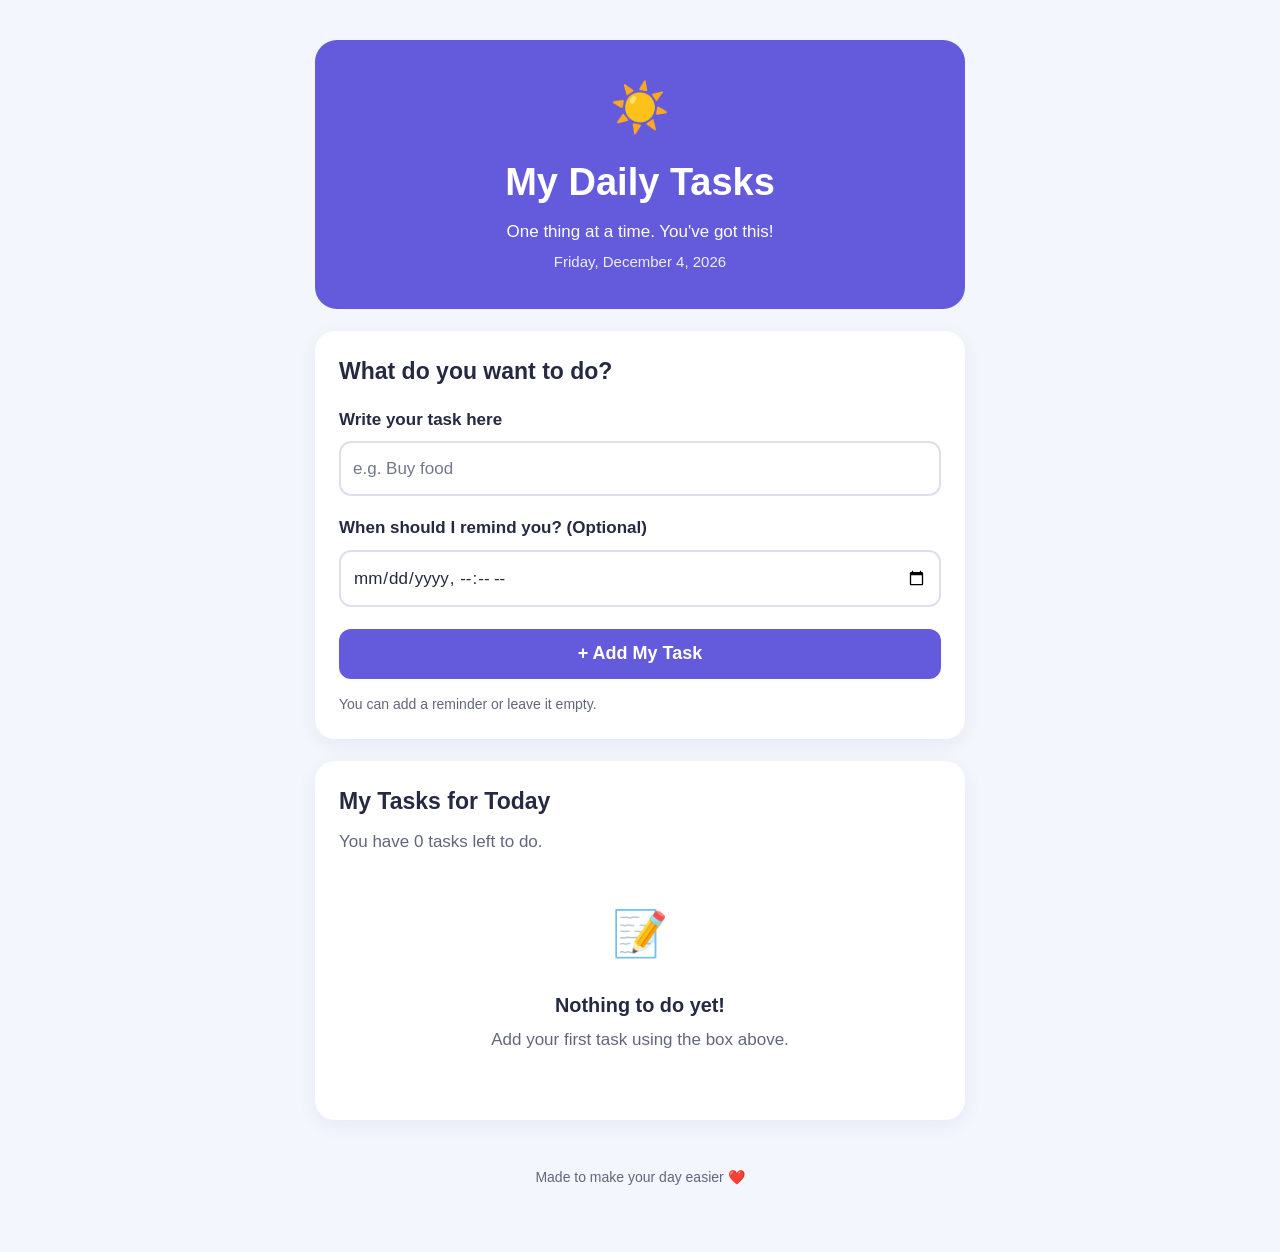
<file: index.html>
<!DOCTYPE html>
<html lang="en">
<head>
  <meta charset="UTF-8">
  <meta name="viewport" content="width=device-width, initial-scale=1.0">

  <title>My Daily Tasks</title>

  <link rel="stylesheet" href="index.css">
  <script src="index.js" defer></script>
</head>

<body>
  <main class="app">

    <header class="welcome">
      <div class="sun">☀️</div>
      <h1>My Daily Tasks</h1>
      <p>One thing at a time. You've got this!</p>
      <p id="today-date" class="date"></p>
    </header>

    <section class="add-section">
      <h2>What do you want to do?</h2>

      <form id="task-form">
        <label for="task-input">Write your task here</label>
        <input
          type="text"
          id="task-input"
          placeholder="e.g. Buy food"
          maxlength="150"
          required
        >

        <label for="reminder-time">When should I remind you? (Optional)</label>
        <input type="datetime-local" id="reminder-time">

        <button type="submit" class="add-button">
          + Add My Task
        </button>
      </form>

      <p class="small-note">
        You can add a reminder or leave it empty.
      </p>
    </section>

    <section class="tasks-section">
      <h2>My Tasks for Today</h2>

      <p id="task-count" class="task-count">You have 0 tasks.</p>

      <div id="task-list"></div>

      <div id="empty-message" class="empty-message">
        <div class="empty-icon">📝</div>
        <h3>Nothing to do yet!</h3>
        <p>Add your first task using the box above.</p>
      </div>

      <div id="finished-message" class="finished-message hidden">
        🎉 Well done! You have finished all your tasks!
      </div>
    </section>

    <section id="alarm-box" class="alarm-box hidden" role="alert">
      <h2>⏰ Time to do your task!</h2>
      <p id="alarm-task-name"></p>
      <button id="stop-alarm" class="done-button">
        Okay, I understand
      </button>
    </section>

    <footer>
      <p>Made to make your day easier ❤️</p>
    </footer>

  </main>
</body>
</html>
</file>
<file: index.css>
* {
  box-sizing: border-box;
}

body {
  margin: 0;
  padding: 20px;
  background: #f3f6fc;
  color: #252942;
  font-family: Arial, Helvetica, sans-serif;
  font-size: 17px;
  line-height: 1.6;
}

button,
input {
  font: inherit;
}

button {
  cursor: pointer;
  min-height: 50px;
  border: none;
  border-radius: 12px;
  font-weight: bold;
}

button:focus-visible,
input:focus-visible {
  outline: 3px solid #ffbd59;
  outline-offset: 3px;
}

.app {
  max-width: 650px;
  margin: 20px auto;
}

.welcome {
  text-align: center;
  background: #635bdb;
  color: white;
  padding: 30px 20px;
  border-radius: 22px;
  margin-bottom: 22px;
}

.sun {
  font-size: 48px;
}

.welcome h1 {
  font-size: clamp(28px, 6vw, 38px);
  margin: 5px 0;
}

.welcome p {
  margin: 5px 0;
}

.date {
  font-size: 15px;
  color: #eeedff;
}

.add-section,
.tasks-section,
.alarm-box {
  background: white;
  padding: 24px;
  border-radius: 20px;
  margin-bottom: 22px;
  box-shadow: 0 5px 20px rgba(35, 40, 80, 0.06);
}

h2 {
  font-size: 23px;
  line-height: 1.4;
  margin-top: 0;
}

label {
  display: block;
  font-weight: bold;
  margin: 18px 0 8px;
}

input[type="text"],
input[type="datetime-local"] {
  width: 100%;
  min-height: 54px;
  padding: 12px;
  border: 2px solid #dedfed;
  border-radius: 12px;
  background: #fff;
  color: #252942;
}

input::placeholder {
  color: #73778b;
}

input:focus {
  border-color: #635bdb;
}

.add-button {
  width: 100%;
  margin-top: 22px;
  background: #635bdb;
  color: white;
  font-size: 18px;
}

.add-button:hover {
  background: #4c43c3;
}

.small-note {
  color: #62667b;
  font-size: 14px;
  margin-bottom: 0;
}

.task-count {
  color: #62667b;
  margin-top: -8px;
}

.task-card {
  display: flex;
  align-items: flex-start;
  gap: 12px;
  background: #f8f8ff;
  border: 1px solid #e3e3f1;
  border-radius: 15px;
  padding: 16px;
  margin: 14px 0;
}

.task-checkbox {
  width: 25px;
  height: 25px;
  margin-top: 5px;
  flex-shrink: 0;
  accent-color: #16845b;
  cursor: pointer;
}

.task-details {
  flex: 1;
  min-width: 0;
  overflow-wrap: anywhere;
}

.task-name {
  font-size: 18px;
  font-weight: bold;
  margin: 0 0 5px;
}

.task-reminder {
  color: #575b72;
  font-size: 14px;
  margin: 4px 0 12px;
}

.task-card.completed {
  background: #eefaf3;
  border-color: #bce8cc;
}

.task-card.completed .task-name {
  text-decoration: line-through;
  color: #68796f;
}

.task-actions {
  display: flex;
  flex-wrap: wrap;
  gap: 8px;
}

.done-button {
  background: #16845b;
  color: white;
  padding: 10px 15px;
}

.delete-button {
  background: #ffeded;
  color: #b42323;
  padding: 10px 15px;
}

.done-button:hover {
  background: #106a48;
}

.delete-button:hover {
  background: #ffdada;
}

.empty-message {
  text-align: center;
  padding: 25px 5px;
}

.empty-icon {
  font-size: 45px;
}

.empty-message h3 {
  margin-bottom: 5px;
}

.empty-message p {
  color: #62667b;
  margin-top: 0;
}

.finished-message {
  background: #eaf9ef;
  color: #17683c;
  padding: 16px;
  border-radius: 12px;
  text-align: center;
  font-weight: bold;
  margin-top: 15px;
}

.alarm-box {
  text-align: center;
  border: 2px solid #e8a326;
  background: #fff8e8;
}

.alarm-box h2 {
  color: #805400;
}

.alarm-box p {
  font-size: 19px;
  font-weight: bold;
}

.hidden {
  display: none !important;
}

footer {
  text-align: center;
  color: #62667b;
  padding: 10px;
  font-size: 14px;
}

@media (max-width: 480px) {
  body {
    padding: 12px;
    font-size: 16px;
  }

  .app {
    margin: 5px auto;
  }

  .welcome {
    padding: 24px 15px;
  }

  .add-section,
  .tasks-section,
  .alarm-box {
    padding: 18px;
  }

  h2 {
    font-size: 21px;
  }

  .task-card {
    gap: 9px;
    padding: 12px;
  }

  .task-actions button {
    padding: 9px 11px;
  }
}

@media (prefers-reduced-motion: reduce) {
  *,
  *::before,
  *::after {
    scroll-behavior: auto !important;
    animation: none !important;
    transition: none !important;
  }
}
</file>
